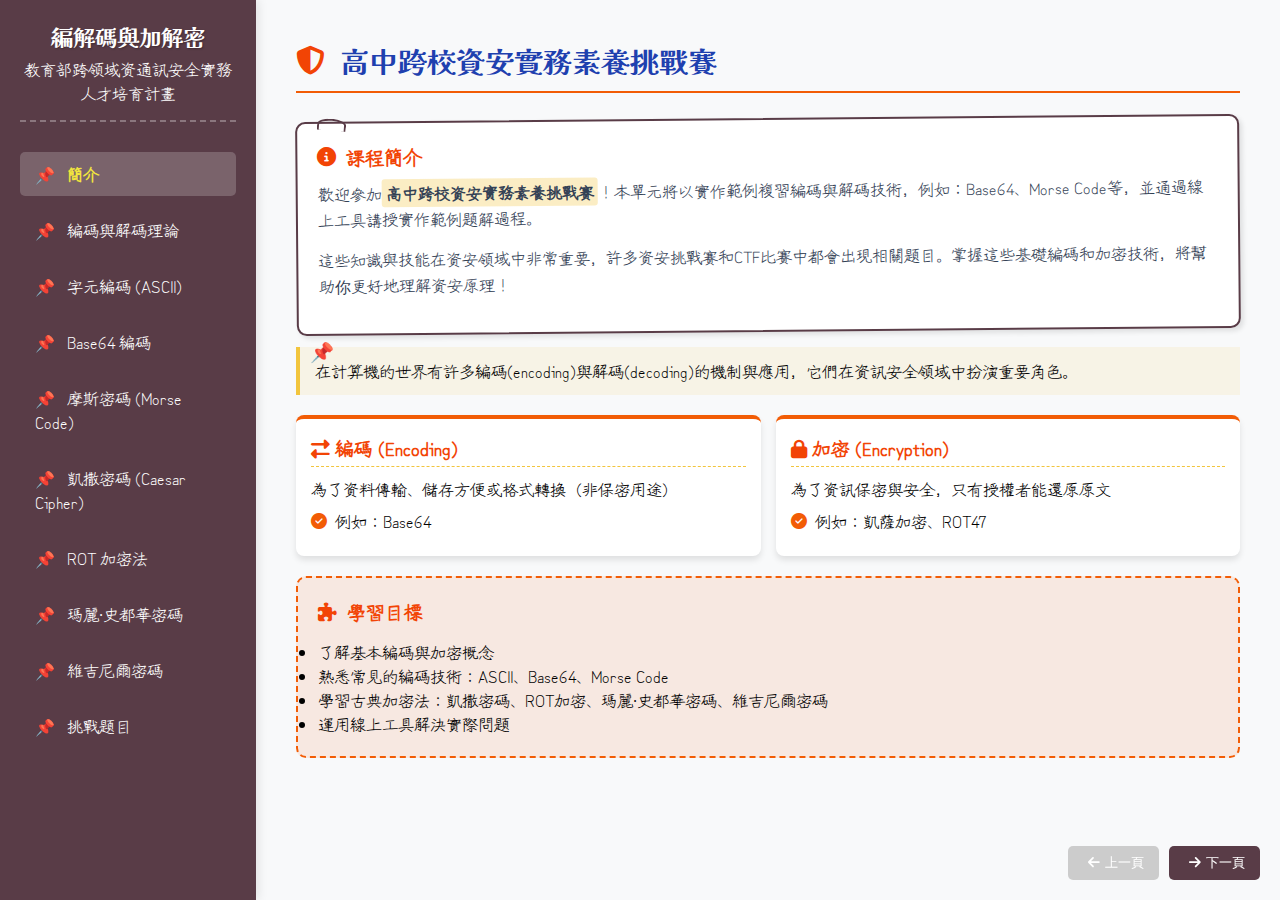
<file: encode-encrypt-course-main/index.html>
<!DOCTYPE html>
<html lang="zh-Hant">
<head>
    <meta charset="UTF-8">
    <meta name="viewport" content="width=device-width, initial-scale=1.0">
    <title>高中跨校資安實務素養挑戰賽 - 編碼與解碼</title>
    <link href="https://fonts.googleapis.com/css2?family=Kaisei+Decol&family=Yomogi&family=Zen+Kurenaido&display=swap" rel="stylesheet">
    <link rel="stylesheet" href="https://cdnjs.cloudflare.com/ajax/libs/font-awesome/6.4.0/css/all.min.css">
    <link rel="stylesheet" href="./assets/style.css">
</head>
<body>
    <div class="sidebar">
        <div class="sidebar-header">
            <h2 id="sidebar-title">編解碼與加解密</h2>
            <p>教育部跨領域資通訊安全實務人才培育計畫</p>
        </div>
        
        <ul class="nav-menu">
            <li class="nav-item active" data-slide="1"><a href="#">簡介</a></li>
            <li class="nav-item" data-slide="2"><a href="#">編碼與解碼理論</a></li>
            <li class="nav-item" data-slide="3"><a href="#">字元編碼 (ASCII)</a></li>
            <li class="nav-item" data-slide="4"><a href="#">Base64 編碼</a></li>
            <li class="nav-item" data-slide="5"><a href="#">摩斯密碼 (Morse Code)</a></li>
            <li class="nav-item" data-slide="6"><a href="#">凱撒密碼 (Caesar Cipher)</a></li>
            <li class="nav-item" data-slide="7"><a href="#">ROT 加密法</a></li>
            <li class="nav-item" data-slide="8"><a href="#">瑪麗·史都華密碼</a></li>
            <li class="nav-item" data-slide="9"><a href="#">維吉尼爾密碼</a></li>
            <li class="nav-item" data-slide="10"><a href="#">挑戰題目</a></li>
        </ul>
    </div>
    
    <div class="main-content">
        <!-- 簡介 -->
        <div class="slide active" id="slide-1">
            <div class="slide-header">
                <i class="fas fa-shield-alt"></i>
                <h2>高中跨校資安實務素養挑戰賽</h2>
            </div>
            
            <div class="hand-drawn-box">
                <div class="concept-title">
                    <i class="fas fa-info-circle"></i>
                    課程簡介
                </div>
                <p class="content-text">
                    歡迎參加<span class="highlight">高中跨校資安實務素養挑戰賽</span>！本單元將以實作範例複習編碼與解碼技術，例如：Base64、Morse Code等，並通過線上工具講授實作範例題解過程。
                </p>
                <p class="content-text">
                    這些知識與技能在資安領域中非常重要，許多資安挑戰賽和CTF比賽中都會出現相關題目。掌握這些基礎編碼和加密技術，將幫助你更好地理解資安原理！
                </p>
            </div>
            
            <div class="note-box">
                <p>在計算機的世界有許多編碼(encoding)與解碼(decoding)的機制與應用，它們在資訊安全領域中扮演重要角色。</p>
            </div>
            
            <div class="method-comparison">
                <div class="method-card">
                    <h3><i class="fas fa-exchange-alt"></i> 編碼 (Encoding)</h3>
                    <p>為了資料傳輸、儲存方便或格式轉換（非保密用途）</p>
                    <div class="key-feature">
                        <i class="fas fa-check-circle"></i>
                        <span>例如：Base64</span>
                    </div>
                </div>
                
                <div class="method-card">
                    <h3><i class="fas fa-lock"></i> 加密 (Encryption)</h3>
                    <p>為了資訊保密與安全，只有授權者能還原原文</p>
                    <div class="key-feature">
                        <i class="fas fa-check-circle"></i>
                        <span>例如：凱薩加密、ROT47</span>
                    </div>
                </div>
            </div>
            
            <div class="challenge-box">
                <h3><i class="fas fa-puzzle-piece"></i> 學習目標</h3>
                <ul>
                    <li>了解基本編碼與加密概念</li>
                    <li>熟悉常見的編碼技術：ASCII、Base64、Morse Code</li>
                    <li>學習古典加密法：凱撒密碼、ROT加密、瑪麗·史都華密碼、維吉尼爾密碼</li>
                    <li>運用線上工具解決實際問題</li>
                </ul>
            </div>
        </div>
        
        <!-- 編碼與解碼理論 -->
        <div class="slide" id="slide-2">
            <div class="slide-header">
                <i class="fas fa-book"></i>
                <h2>編碼與解碼理論</h2>
            </div>
            
            <div class="hand-drawn-box">
                <div class="concept-title">
                    <i class="fas fa-lightbulb"></i>
                    基本概念
                </div>
                <p class="content-text">
                    在計算機的世界有許多<span class="highlight">編碼(encoding)</span>與<span class="highlight">解碼(decoding)</span>的機制與應用。理解它們之間的區別非常重要。
                </p>
            </div>
            
            <div class="two-column">
                <div class="column">
                    <div class="example-card">
                        <div class="example-card-header">
                            <i class="fas fa-exchange-alt"></i>
                            <h3>編碼 (Encoding)</h3>
                        </div>
                        <div class="example-card-content">
                            <p>為了資料傳輸、儲存方便或格式轉換（非保密用途）</p>
                            <ul>
                                <li>主要目的：資料傳輸、儲存、格式轉換</li>
                                <li>不考慮安全性，人人可以解碼</li>
                                <li>例如：<span class="highlight">Base64</span>、ASCII、UTF-8</li>
                            </ul>
                        </div>
                    </div>
                </div>
                
                <div class="column">
                    <div class="example-card">
                        <div class="example-card-header">
                            <i class="fas fa-lock"></i>
                            <h3>加密 (Encryption)</h3>
                        </div>
                        <div class="example-card-content">
                            <p>為了資訊保密與安全，只有授權者能還原原文</p>
                            <ul>
                                <li>主要目的：資訊安全與保密</li>
                                <li>需要密鑰(金鑰)或特殊方法解密</li>
                                <li>例如：<span class="highlight">凱撒加密</span>、<span class="highlight">ROT47</span>、AES、RSA</li>
                            </ul>
                        </div>
                    </div>
                </div>
            </div>
            
            <div class="note-box">
                <p><strong>重要提醒：</strong> Base64 不是加密演算法！它是一種編碼方式，目的是為了方便數據的傳輸和存儲，而非保密。</p>
            </div>
            
            <div class="process-flow">
                <div class="process-step">
                    <h4>原始資料</h4>
                    <p>純文字、二進制資料</p>
                </div>
                <div class="process-step">
                    <h4>編碼/加密</h4>
                    <p>轉換為特定格式</p>
                </div>
                <div class="process-step">
                    <h4>傳輸/儲存</h4>
                    <p>安全地傳送資料</p>
                </div>
                <div class="process-step">
                    <h4>解碼/解密</h4>
                    <p>還原為原始資料</p>
                </div>
            </div>
        </div>
        
        <!-- 字元編碼 (ASCII) -->
        <div class="slide" id="slide-3">
            <div class="slide-header">
                <i class="fas fa-font"></i>
                <h2>字元編碼 (Character Encoding)</h2>
            </div>
            
            <div class="hand-drawn-box">
                <div class="concept-title">
                    <i class="fas fa-keyboard"></i>
                    ASCII 編碼
                </div>
                <p class="content-text">
                    ASCII（American Standard Code for Information Interchange，美國資訊交換標準程式碼）是最基本的字元編碼系統，用於在電腦系統中表示文字。
                </p>
            </div>
            
            <div class="ascii-card">
                <div class="ascii-card-header">
                    <h3>ASCII 特性</h3>
                </div>
                <div class="ascii-card-content">
                    <ul>
                        <li>發展自電報編碼</li>
                        <li>包含 128 個字元（7位元表示）</li>
                        <li>擴展ASCII（Extended ASCII）增加了額外的 128 個字元（8位元表示）</li>
                        <li>只能表示英文字母、數字和部分符號，不支援中文等其他語言</li>
                    </ul>
                </div>
            </div>
            
            <div class="example-card">
                <div class="example-card-header">
                    <i class="fas fa-code"></i>
                    <h3>ASCII 編碼示例</h3>
                </div>
                <div class="example-card-content">
                    <p>每個字元都對應一個特定的數值：</p>
                    <div class="ascii-example">
                        字元 'A' 對應 ASCII 值 65 (十進制) = 01000001 (二進制)
                        字元 'a' 對應 ASCII 值 97 (十進制) = 01100001 (二進制)
                        字元 '0' 對應 ASCII 值 48 (十進制) = 00110000 (二進制)
                    </div>
                </div>
            </div>
            
            <div class="two-column">
                <div class="column">
                    <div class="hand-drawn-box">
                        <div class="concept-title">
                            <i class="fas fa-microchip"></i>
                            資料儲存基本單位
                        </div>
                        <ul>
                            <li>1 bit：一個二進制位元，只能儲存 0 或 1</li>
                            <li>8 bits = 1 byte：一個位元組，基本的資料儲存單位</li>
                            <li>1 byte = 1 word：一般來說一個字元需要一個位元組來表示</li>
                        </ul>
                    </div>
                </div>
                
                <div class="column">
                    <div class="hand-drawn-box">
                        <div class="concept-title">
                            <i class="fas fa-exchange-alt"></i>
                            字元編碼過程
                        </div>
                        <div class="image-container">
                            <img src="./assets/images/encode-decode.png" alt="字元編碼示意圖" />
                        </div>
                        <p class="content-text">
                            字元編碼是將人類可讀的字元映射到一組唯一的數字的過程，使電腦能夠處理文字資料。
                        </p>
                    </div>
                </div>
            </div>
        </div>
        
        <!-- Base64 編碼 -->
        <div class="slide" id="slide-4">
            <div class="slide-header">
                <i class="fas fa-exchange-alt"></i>
                <h2>Base64 編碼</h2>
            </div>
            
            <div class="hand-drawn-box">
                <div class="concept-title">
                    <i class="fas fa-info-circle"></i>
                    Base64 概述
                </div>
                <p class="content-text">
                    Base64 是一種將二進制數據轉換為64個可列印ASCII字元的編碼方式。它<span class="highlight">不是加密方法</span>，而是一種資料表示形式。
                </p>
            </div>
            
            <div class="note-box">
                <p><strong>重要提醒：</strong> Base64 不是加密演算法！Base64 不是加密演算法！Base64 不是加密演算法！（重要的事情說三遍）</p>
            </div>
            
            <div class="two-column flex-col">
                <div class="column">
                    <div class="example-card">
                        <div class="example-card-header">
                            <i class="fas fa-code"></i>
                            <h3>Base64 特性</h3>
                        </div>
                        <div class="example-card-content">
                            <ul>
                                <li>使用 64 個可列印字元進行編碼</li>
                                <li>便於攜帶與儲存</li>
                                <li>常用於多用途網際網路郵件擴充 (MIME)</li>
                                <li>用於在只能處理文字的環境中傳輸二進制資料</li>
                                <li>使用 "=" 作為填充字元</li>
                            </ul>
                        </div>
                    </div>
                </div>
                
                <div class="column">
                    <div class="example-card">
                        <div class="example-card-header">
                            <i class="fas fa-table"></i>
                            <h3>Base64 編碼表</h3>
                        </div>
                        <div class="example-card-content">
                            <div class="table-container">
                                <table class="base64-table">
                                    <tr>
                                        <th>索引</th>
                                        <th>字元</th>
                                        <th>索引</th>
                                        <th>字元</th>
                                        <th>索引</th>
                                        <th>字元</th>
                                        <th>索引</th>
                                        <th>字元</th>
                                        <th>索引</th>
                                        <th>字元</th>
                                        <th>索引</th>
                                        <th>字元</th>
                                        <th>索引</th>
                                        <th>字元</th>
                                        <th>索引</th>
                                        <th>字元</th>
                                    </tr>
                                    <tr>
                                        <td class="index-cell">0 (0x00)</td>
                                        <td class="char-cell">A</td>
                                        <td class="index-cell">1 (0x01)</td>
                                        <td class="char-cell">B</td>
                                        <td class="index-cell">2 (0x02)</td>
                                        <td class="char-cell">C</td>
                                        <td class="index-cell">3 (0x03)</td>
                                        <td class="char-cell">D</td>
                                        <td class="index-cell">4 (0x04)</td>
                                        <td class="char-cell">E</td>
                                        <td class="index-cell">5 (0x05)</td>
                                        <td class="char-cell">F</td>
                                        <td class="index-cell">6 (0x06)</td>
                                        <td class="char-cell">G</td>
                                        <td class="index-cell">7 (0x07)</td>
                                        <td class="char-cell">H</td>
                                    </tr>
                                    <tr>
                                        <td class="index-cell">8 (0x08)</td>
                                        <td class="char-cell">I</td>
                                        <td class="index-cell">9 (0x09)</td>
                                        <td class="char-cell">J</td>
                                        <td class="index-cell">10 (0x0A)</td>
                                        <td class="char-cell">K</td>
                                        <td class="index-cell">11 (0x0B)</td>
                                        <td class="char-cell">L</td>
                                        <td class="index-cell">12 (0x0C)</td>
                                        <td class="char-cell">M</td>
                                        <td class="index-cell">13 (0x0D)</td>
                                        <td class="char-cell">N</td>
                                        <td class="index-cell">14 (0x0E)</td>
                                        <td class="char-cell">O</td>
                                        <td class="index-cell">15 (0x0F)</td>
                                        <td class="char-cell">P</td>
                                    </tr>
                                    <tr>
                                        <td class="index-cell">16 (0x10)</td>
                                        <td class="char-cell">Q</td>
                                        <td class="index-cell">17 (0x11)</td>
                                        <td class="char-cell">R</td>
                                        <td class="index-cell">18 (0x12)</td>
                                        <td class="char-cell">S</td>
                                        <td class="index-cell">19 (0x13)</td>
                                        <td class="char-cell">T</td>
                                        <td class="index-cell">20 (0x14)</td>
                                        <td class="char-cell">U</td>
                                        <td class="index-cell">21 (0x15)</td>
                                        <td class="char-cell">V</td>
                                        <td class="index-cell">22 (0x16)</td>
                                        <td class="char-cell">W</td>
                                        <td class="index-cell">23 (0x17)</td>
                                        <td class="char-cell">X</td>
                                    </tr>
                                    <tr>
                                        <td class="index-cell">24 (0x18)</td>
                                        <td class="char-cell">Y</td>
                                        <td class="index-cell">25 (0x19)</td>
                                        <td class="char-cell">Z</td>
                                        <td class="index-cell">26 (0x1A)</td>
                                        <td class="char-cell">a</td>
                                        <td class="index-cell">27 (0x1B)</td>
                                        <td class="char-cell">b</td>
                                        <td class="index-cell">28 (0x1C)</td>
                                        <td class="char-cell">c</td>
                                        <td class="index-cell">29 (0x1D)</td>
                                        <td class="char-cell">d</td>
                                        <td class="index-cell">30 (0x1E)</td>
                                        <td class="char-cell">e</td>
                                        <td class="index-cell">31 (0x1F)</td>
                                        <td class="char-cell">f</td>
                                    </tr>
                                    <tr>
                                        <td class="index-cell">32 (0x20)</td>
                                        <td class="char-cell">g</td>
                                        <td class="index-cell">33 (0x21)</td>
                                        <td class="char-cell">h</td>
                                        <td class="index-cell">34 (0x22)</td>
                                        <td class="char-cell">i</td>
                                        <td class="index-cell">35 (0x23)</td>
                                        <td class="char-cell">j</td>
                                        <td class="index-cell">36 (0x24)</td>
                                        <td class="char-cell">k</td>
                                        <td class="index-cell">37 (0x25)</td>
                                        <td class="char-cell">l</td>
                                        <td class="index-cell">38 (0x26)</td>
                                        <td class="char-cell">m</td>
                                        <td class="index-cell">39 (0x27)</td>
                                        <td class="char-cell">n</td>
                                    </tr>
                                    <tr>
                                        <td class="index-cell">40 (0x28)</td>
                                        <td class="char-cell">o</td>
                                        <td class="index-cell">41 (0x29)</td>
                                        <td class="char-cell">p</td>
                                        <td class="index-cell">42 (0x2A)</td>
                                        <td class="char-cell">q</td>
                                        <td class="index-cell">43 (0x2B)</td>
                                        <td class="char-cell">r</td>
                                        <td class="index-cell">44 (0x2C)</td>
                                        <td class="char-cell">s</td>
                                        <td class="index-cell">45 (0x2D)</td>
                                        <td class="char-cell">t</td>
                                        <td class="index-cell">46 (0x2E)</td>
                                        <td class="char-cell">u</td>
                                        <td class="index-cell">47 (0x2F)</td>
                                        <td class="char-cell">v</td>
                                    </tr>
                                    <tr>
                                        <td class="index-cell">48 (0x30)</td>
                                        <td class="char-cell">w</td>
                                        <td class="index-cell">49 (0x31)</td>
                                        <td class="char-cell">x</td>
                                        <td class="index-cell">50 (0x32)</td>
                                        <td class="char-cell">y</td>
                                        <td class="index-cell">51 (0x33)</td>
                                        <td class="char-cell">z</td>
                                        <td class="index-cell">52 (0x34)</td>
                                        <td class="char-cell">0</td>
                                        <td class="index-cell">53 (0x35)</td>
                                        <td class="char-cell">1</td>
                                        <td class="index-cell">54 (0x36)</td>
                                        <td class="char-cell">2</td>
                                        <td class="index-cell">55 (0x37)</td>
                                        <td class="char-cell">3</td>
                                    </tr>
                                    <tr>
                                        <td class="index-cell">56 (0x38)</td>
                                        <td class="char-cell">4</td>
                                        <td class="index-cell">57 (0x39)</td>
                                        <td class="char-cell">5</td>
                                        <td class="index-cell">58 (0x3A)</td>
                                        <td class="char-cell">6</td>
                                        <td class="index-cell">59 (0x3B)</td>
                                        <td class="char-cell">7</td>
                                        <td class="index-cell">60 (0x3C)</td>
                                        <td class="char-cell">8</td>
                                        <td class="index-cell">61 (0x3D)</td>
                                        <td class="char-cell">9</td>
                                        <td class="index-cell">62 (0x3E)</td>
                                        <td class="char-cell special-char">+</td>
                                        <td class="index-cell">63 (0x3F)</td>
                                        <td class="char-cell special-char">/</td>
                                    </tr>
                                    <tr>
                                        <td class="index-cell">填充</td>
                                        <td class="char-cell special-char">=</td>
                                        <td colspan="14"></td>
                                    </tr>
                                </table>                          
                            </div>
                        </div>
                    </div>
                </div>
            </div>
            
            <div class="example-card">
                <div class="example-card-header">
                    <i class="fas fa-cogs"></i>
                    <h3>Base64 編碼過程</h3>
                </div>
                <div class="example-card-content">
                    <p>以 "Man" 為例：</p>
                    <ol>
                        <li>將每個字元轉換為 ASCII 值：M (77), a (97), n (110)</li>
                        <li>將 ASCII 值轉換為 8 位二進制：01001101 01100001 01101110</li>
                        <li>將 24 位二進制重新分組為 6 位一組：010011 010110 000101 101110</li>
                        <li>將每組 6 位二進制轉換為對應的 Base64 字元：T W F u</li>
                    </ol>
                    <p>結果："Man" 的 Base64 編碼為 "TWFu"</p>
                </div>
            </div>
            
            <div class="challenge-box">
                <h3><i class="fas fa-puzzle-piece"></i> 應用場景</h3>
                <ul>
                    <li>電子郵件附件編碼 (MIME)</li>
                    <li>在 URL 中傳輸二進制資料</li>
                    <li>資料儲存和傳輸中的二進制表示</li>
                    <li>作為基本的資料格式轉換機制</li>
                </ul>
            </div>
        </div>
        
        <!-- 摩斯密碼 (Morse Code) -->
        <div class="slide" id="slide-5">
            <div class="slide-header">
                <i class="fas fa-broadcast-tower"></i>
                <h2>摩斯密碼 (Morse Code)</h2>
            </div>
            
            <div class="hand-drawn-box">
                <div class="concept-title">
                    <i class="fas fa-info-circle"></i>
                    摩斯密碼概述
                </div>
                <p class="content-text">
                    摩斯密碼是一種使用點（.）和劃（-）的組合來表示字母、數字和標點符號的編碼方式。它最初用於電報通訊，是早期遠距離通訊的重要編碼方法。
                </p>
            </div>
            
            <div class="example-card">
                <div class="example-card-header">
                    <i class="fas fa-table"></i>
                    <h3>國際摩斯密碼表</h3>
                </div>
                <div class="example-card-content">
                    <div class="table-container">
                        <table>
                            <tr>
                                <th>字元</th><th>摩斯密碼</th>
                                <th>字元</th><th>摩斯密碼</th>
                                <th>字元</th><th>摩斯密碼</th>
                            </tr>
                            <tr>
                                <td>A</td><td>• —</td>
                                <td>N</td><td>— •</td>
                                <td>1</td><td>• — — — —</td>
                            </tr>
                            <tr>
                                <td>B</td><td>— • • •</td>
                                <td>O</td><td>— — —</td>
                                <td>2</td><td>• • — — —</td>
                            </tr>
                            <tr>
                                <td>C</td><td>— • — •</td>
                                <td>P</td><td>• — — •</td>
                                <td>3</td><td>• • • — —</td>
                            </tr>
                            <tr>
                                <td>D</td><td>— • •</td>
                                <td>Q</td><td>— — • —</td>
                                <td>4</td><td>• • • • —</td>
                            </tr>
                            <tr>
                                <td>E</td><td>•</td>
                                <td>R</td><td>• — •</td>
                                <td>5</td><td>• • • • •</td>
                            </tr>
                            <tr>
                                <td>...</td><td>...</td>
                                <td>...</td><td>...</td>
                                <td>...</td><td>...</td>
                            </tr>
                        </table>
                    </div>
                </div>
            </div>
            
            <div class="two-column">
                <div class="column">
                    <div class="example-card">
                        <div class="example-card-header">
                            <i class="fas fa-code"></i>
                            <h3>摩斯密碼特性</h3>
                        </div>
                        <div class="example-card-content">
                            <ul>
                                <li>由「點」(•)、「劃」(-)和空格組成</li>
                                <li>一個點的長度為一個單位時間</li>
                                <li>一個劃的長度為三個單位時間</li>
                                <li>點劃之間的間隔為一個單位時間</li>
                                <li>字元內部點劃間的間隔為一個單位時間</li>
                                <li>字元之間的間隔為三個單位時間</li>
                                <li>單詞之間的間隔為七個單位時間</li>
                            </ul>
                        </div>
                    </div>
                </div>
                
                <div class="column">
                    <div class="example-card">
                        <div class="example-card-header">
                            <i class="fas fa-lightbulb"></i>
                            <h3>摩斯密碼範例</h3>
                        </div>
                        <div class="example-card-content">
                            <p>SOS 國際求救信號：</p>
                            <div class="code-example">
• • • — — — • • •
S     O     S
                            </div>
                            <p>"I love you" 的摩斯密碼：</p>
                            <div class="code-example">
• • / • — — — • / • — — • / • — — •
I     L      O     V      E
                            
— — — / — — — • • / • — • •
Y      O      U
                            </div>
                        </div>
                    </div>
                </div>
            </div>
            
            <div class="challenge-box">
                <h3><i class="fas fa-puzzle-piece"></i> 實作提示</h3>
                <p>解碼摩斯密碼時可以使用線上工具，例如：</p>
                <ul>
                    <li>https://morsecode.scphillips.com/translator.html</li>
                    <li>或使用摩斯密碼表手動解碼</li>
                </ul>
            </div>
        </div>
        
        <!-- 凱撒密碼 (Caesar Cipher) -->
        <div class="slide" id="slide-6">
            <div class="slide-header">
                <i class="fas fa-lock"></i>
                <h2>凱撒密碼 (Caesar Cipher)</h2>
            </div>
            
            <div class="hand-drawn-box">
                <div class="concept-title">
                    <i class="fas fa-info-circle"></i>
                    凱撒密碼概述
                </div>
                <p class="content-text">
                    凱撒密碼（又稱凱撒加密、凱撒變換、變換加密）是一種最簡單且最廣為人知的加密技術。凱撒密碼是一種替換加密技術，明文中的所有字母都在字母表上向後（或向前）按照一個固定數目進行偏移後被替換成密文。
                </p>
            </div>
            
            <div class="two-column">
                <div class="column">
                    <div class="example-card">
                        <div class="example-card-header">
                            <i class="fas fa-history"></i>
                            <h3>歷史背景</h3>
                        </div>
                        <div class="example-card-content">
                            <ul>
                                <li>這個加密方法是以羅馬共和時期凱撒的名字命名的</li>
                                <li>據稱當年凱撒曾用此方法與其將軍們進行聯繫</li>
                                <li>是最早的加密技術之一</li>
                                <li>也是了解現代密碼學基礎的入門知識</li>
                            </ul>
                        </div>
                    </div>
                </div>
                
                <div class="column">
                    <div class="example-card">
                        <div class="example-card-header">
                            <i class="fas fa-cogs"></i>
                            <h3>加密原理</h3>
                        </div>
                        <div class="example-card-content">
                            <p>凱撒密碼的工作原理是將字母表中的每個字母向前或向後移動固定數量的位置。</p>
                            <p>例如，位移量為3時：</p>
                            <ul>
                                <li>A → D</li>
                                <li>B → E</li>
                                <li>C → F</li>
                                <li>...</li>
                                <li>Z → C</li>
                            </ul>
                        </div>
                    </div>
                </div>
            </div>
            
            <div class="example-card">
                <div class="example-card-header">
                    <i class="fas fa-code"></i>
                    <h3>凱撒密碼範例</h3>
                </div>
                <div class="example-card-content">
                    <p>以位移量（密鑰）= 3 為例：</p>
                    <div class="table-container">
                        <table>
                            <tr>
                                <th>明文</th>
                                <td>H</td><td>E</td><td>L</td><td>L</td><td>O</td>
                            </tr>
                            <tr>
                                <th>密文</th>
                                <td>K</td><td>H</td><td>O</td><td>O</td><td>R</td>
                            </tr>
                        </table>
                    </div>
                    <p>明文 "HELLO" 加密後變成 "KHOOR"</p>
                </div>
            </div>

            <div class="hand-drawn-box">
                <a href="./caesar-cipher-wheel.html" target="_blank" rel="noopener noreferrer"></a>
                <div class="concept-title">
                    <i class="fa-solid fa-gears"></i>
                    線上凱薩密碼輪體驗
                </div>
                <p class="content-text center">
                    <img src="./assets/images/caesar_cipher_wheel.png" alt="線上凱薩密碼輪">
                </p>
            </div>
            
            <div class="note-box">
                <p><strong>安全性提醒：</strong> 凱撒密碼非常容易被破解，因為只有26種可能的密鑰（英文字母表有26個字母）。使用頻率分析就可以輕易破解凱撒密碼。</p>
            </div>
            
            <div class="challenge-box">
                <h3><i class="fas fa-puzzle-piece"></i> 實作提示</h3>
                <p>許多線上工具可以幫助加密和解密凱撒密碼：</p>
                <ul>
                    <li>https://www.dcode.fr/caesar-cipher</li>
                    <li>http://rumkin.com/tools/cipher/caesar.php</li>
                </ul>
                <p>破解方法：</p>
                <ul>
                    <li>暴力破解（嘗試所有可能的位移量）</li>
                    <li>頻率分析（英文中E、T、A、O是最常見的字母）</li>
                </ul>
            </div>
        </div>
        
        <!-- ROT 加密法 -->
        <div class="slide" id="slide-7">
            <div class="slide-header">
                <i class="fas fa-sync-alt"></i>
                <h2>ROT 加密法</h2>
            </div>
            
            <div class="hand-drawn-box">
                <div class="concept-title">
                    <i class="fas fa-info-circle"></i>
                    ROT 加密概述
                </div>
                <p class="content-text">
                    ROT（Rotation Cipher）是將字母表中的字母依固定位移量進行輪替替換的加密方式。它是一種凱薩加密（Caesar Cipher）的變體。
                </p>
            </div>
            
            <div class="table-container">
                <table>
                    <tr>
                        <th>名稱</th>
                        <th>位移量</th>
                        <th>特點</th>
                    </tr>
                    <tr>
                        <td>ROT13</td>
                        <td>13</td>
                        <td>最常見，用於英文加密，可逆性強（加密兩次即還原）</td>
                    </tr>
                    <tr>
                        <td>ROT5</td>
                        <td>5</td>
                        <td>只針對數字 0–9 進行位移</td>
                    </tr>
                    <tr>
                        <td>ROT47</td>
                        <td>47</td>
                        <td>針對 ASCII 範圍 33–126（可印字符），可加密英文、數字、符號</td>
                    </tr>
                </table>
            </div>
            
            <div class="two-column">
                <div class="column">
                    <div class="example-card">
                        <div class="example-card-header">
                            <i class="fas fa-code"></i>
                            <h3>ROT 加密範例</h3>
                        </div>
                        <div class="example-card-content">
                            <p>ROT13 範例：</p>
                            <div class="table-container">
                                <table>
                                    <tr>
                                        <th>明文</th>
                                        <td>H</td><td>E</td><td>L</td><td>L</td><td>O</td>
                                    </tr>
                                    <tr>
                                        <th>密文</th>
                                        <td>U</td><td>R</td><td>Y</td><td>Y</td><td>B</td>
                                    </tr>
                                </table>
                            </div>
                            <p>明文 "HELLO" 加密後變成 "URYYB"</p>
                        </div>
                    </div>
                </div>
                
                <div class="column">
                    <div class="example-card">
                        <div class="example-card-header">
                            <i class="fas fa-lightbulb"></i>
                            <h3>ROT 的特性</h3>
                        </div>
                        <div class="example-card-content">
                            <div class="key-feature">
                                <i class="fas fa-check-circle"></i>
                                <span>簡單易懂：可用程式輕鬆實作</span>
                            </div>
                            <div class="key-feature">
                                <i class="fas fa-check-circle"></i>
                                <span>對稱加密：加密兩次會還原原文（ROT13, ROT47）</span>
                            </div>
                            <div class="key-feature">
                                <i class="fas fa-times-circle"></i>
                                <span>不安全：容易被暴力破解，無法用於真正的資料保護</span>
                            </div>
                        </div>
                    </div>
                </div>
            </div>
            
            <div class="note-box">
                <p><strong>ROT13 特點：</strong> ROT13 在英文字母表中將每個字母向前移動13位，因為英文字母表剛好有26個字母，所以應用 ROT13 兩次會恢復原來的文字。這使它成為一種簡單的自反式加密。</p>
            </div>
            
            <div class="example-card">
                <div class="example-card-header">
                    <i class="fas fa-cogs"></i>
                    <h3>ROT47 原理</h3>
                </div>
                <div class="example-card-content">
                    <p>ROT47 比 ROT13 更廣泛，它使用 ASCII 表中從字符 33 ('!') 到字符 126 ('~') 的 94 個可打印字符：</p>
                    <ol>
                        <li>ASCII 字符集中從 33 到 126 的字符被映射為 0 到 93</li>
                        <li>將每個字符值加 47，然後對 94 取模</li>
                        <li>將結果映射回 ASCII 字符</li>
                    </ol>
                    <p>ROT47 不僅限於字母，還包括數字和特殊字符，使其應用更廣泛。</p>
                </div>
            </div>
            
            <div class="challenge-box">
                <h3><i class="fas fa-puzzle-piece"></i> 實作提示</h3>
                <p>解密 ROT 加密的文字可以使用以下線上工具：</p>
                <ul>
                    <li>ROT13: https://rot13.com/</li>
                    <li>ROT47: https://www.dcode.fr/rot-47-cipher</li>
                </ul>
            </div>
        </div>
        
        <!-- 瑪麗·史都華密碼 -->
        <div class="slide" id="slide-8">
            <div class="slide-header">
                <i class="fas fa-crown"></i>
                <h2>瑪麗·史都華密碼</h2>
            </div>
            
            <div class="hand-drawn-box">
                <div class="concept-title">
                    <i class="fas fa-info-circle"></i>
                    瑪麗·史都華密碼概述
                </div>
                <p class="content-text">
                    瑪麗·史都華密碼是由蘇格蘭瑪麗女王（又被稱為瑪麗·史都華）所使用的一種歷史密碼。這種密碼是一種同音替代密碼，用於在她被囚禁期間與外界聯繫。
                </p>
            </div>
            
            <div class="two-column">
                <div class="column">
                    <div class="example-card">
                        <div class="example-card-header">
                            <i class="fas fa-history"></i>
                            <h3>歷史背景</h3>
                        </div>
                        <div class="example-card-content">
                            <ul>
                                <li>瑪麗·史都華是十六世紀最著名和最具爭議的君主之一</li>
                                <li>她僅六天就登上了蘇格蘭王位</li>
                                <li>因涉入刺殺伊莉莎白一世的陰謀，使用密碼與外界聯繫</li>
                                <li>信件遭英國間諜破譯，成為定罪關鍵</li>
                                <li>在被囚於此地時，說出了「In my end is my beginning」（我死即我生）這句名言</li>
                            </ul>
                        </div>
                    </div>
                </div>
                
                <div class="column">
                    <div class="example-card">
                        <div class="example-card-header">
                            <i class="fas fa-cogs"></i>
                            <h3>加密原理</h3>
                        </div>
                        <div class="example-card-content">
                            <p>瑪麗·史都華密碼是一種同音替代密碼：</p>
                            <ul>
                                <li>每個字母可對應多個不同符號，避免頻率分析</li>
                                <li>使用特殊符號表示整個單詞（稱作「nulls」或「code words」）</li>
                                <li>加入假符號混淆視聽</li>
                                <li>密碼表會定期更改，增加安全性</li>
                            </ul>
                        </div>
                    </div>
                </div>
            </div>
            
            <div class="image-container">
                <img src="./assets/images/marry_queen_cypher_16x9.png" alt="瑪麗·史都華密碼示意圖" />
            </div>
            
            <div class="example-card">
                <div class="example-card-header">
                    <i class="fas fa-lock"></i>
                    <h3>密碼解析</h3>
                </div>
                <div class="example-card-content">
                    <p>破解者托馬斯·費利普斯使用了以下方法破解密碼：</p>
                    <ol>
                        <li>頻率分析：識別最常出現的符號，可能代表常用字母如 E、T、A</li>
                        <li>釣魚策略：故意傳遞部分已知信息，誘使對方回應並使用相同的詞語</li>
                        <li>上下文猜測：根據上下文推斷某些詞語的可能含義</li>
                    </ol>
                    <p>這展現了古典密碼的脆弱性，也顯示了情報戰的重要性。</p>
                </div>
            </div>
            
            <div class="challenge-box">
                <h3><i class="fas fa-puzzle-piece"></i> 實作提示</h3>
                <p>解碼瑪麗·史都華密碼可以使用線上工具：</p>
                <ul>
                    <li>https://www.dcode.fr/mary-stuart-code</li>
                </ul>
            </div>
        </div>
        
        <!-- 維吉尼爾密碼 -->
        <div class="slide" id="slide-9">
            <div class="slide-header">
                <i class="fas fa-key"></i>
                <h2>維吉尼爾密碼 (Vigenère Cipher)</h2>
            </div>
            
            <div class="hand-drawn-box">
                <div class="concept-title">
                    <i class="fas fa-info-circle"></i>
                    維吉尼爾密碼概述
                </div>
                <p class="content-text">
                    維吉尼爾密碼（法語：Chiffre de Vigenère，又譯維熱納爾密碼）是使用一系列凱撒密碼組成密碼字母表的加密算法，屬於多表密碼的一種簡單形式。
                </p>
                <p class="content-text">
                    維吉尼爾密碼比簡單的凱撒密碼更難破解，因為它使用不同的位移量來加密文本中的每個字母。
                </p>
            </div>
            
            <div class="two-column">
                <div class="column">
                    <div class="example-card">
                        <div class="example-card-header">
                            <i class="fas fa-cogs"></i>
                            <h3>加密原理</h3>
                        </div>
                        <div class="example-card-content">
                            <ol>
                                <li>選擇一個關鍵詞（如 "LEMON"）</li>
                                <li>將關鍵詞重複直到與明文等長（如 "LEMONLEMON..."）</li>
                                <li>對明文中的每個字母，使用對應密鑰字母作為凱撒密碼的位移量</li>
                                <li>不同位置的字母可能會有不同的位移量</li>
                            </ol>
                        </div>
                    </div>
                </div>
                
                <div class="column">
                    <div class="example-card">
                        <div class="example-card-header">
                            <i class="fas fa-table"></i>
                            <h3>維吉尼爾表</h3>
                        </div>
                        <div class="example-card-content">
                            <p>維吉尼爾密碼使用一個表格（稱為維吉尼爾表）來執行加密：</p>
                            <ul>
                                <li>表格有 26 行和 26 列，對應英文字母表</li>
                                <li>第一行是標準字母表，每行向左偏移一個位置</li>
                                <li>使用明文字母和密鑰字母的交叉點作為密文字母</li>
                            </ul>
                        </div>
                    </div>
                </div>
            </div>
            
            <div class="example-card">
                <div class="example-card-header">
                    <i class="fas fa-code"></i>
                    <h3>維吉尼爾密碼範例</h3>
                </div>
                <div class="example-card-content">
                    <div class="table-container">
                        <table>
                            <tr>
                                <th>明文</th>
                                <td>A</td><td>T</td><td>T</td><td>A</td><td>C</td><td>K</td><td>A</td><td>T</td><td>D</td><td>A</td><td>W</td><td>N</td>
                            </tr>
                            <tr>
                                <th>密鑰</th>
                                <td>L</td><td>E</td><td>M</td><td>O</td><td>N</td><td>L</td><td>E</td><td>M</td><td>O</td><td>N</td><td>L</td><td>E</td>
                            </tr>
                            <tr>
                                <th>密文</th>
                                <td>L</td><td>X</td><td>F</td><td>O</td><td>P</td><td>V</td><td>E</td><td>F</td><td>R</td><td>N</td><td>H</td><td>R</td>
                            </tr>
                        </table>
                    </div>
                    <p>明文 "ATTACKATDAWN" 使用密鑰 "LEMON" 加密為 "LXFOPVEFRNHR"</p>
                </div>
            </div>
            
            <div class="process-flow">
                <div class="process-step">
                    <h4>選擇密鑰</h4>
                    <p>如 "LEMON"</p>
                </div>
                <div class="process-step">
                    <h4>重複密鑰</h4>
                    <p>使其與明文等長</p>
                </div>
                <div class="process-step">
                    <h4>逐字加密</h4>
                    <p>使用維吉尼爾表</p>
                </div>
                <div class="process-step">
                    <h4>生成密文</h4>
                    <p>多表替換的結果</p>
                </div>
            </div>
            
            <div class="note-box">
                <p><strong>安全性提醒：</strong> 維吉尼爾密碼比凱撒密碼更安全，但仍然可以通過卡西斯基測試和頻率分析等方法破解，特別是當密鑰較短或明文較長時。</p>
            </div>
            
            <div class="challenge-box">
                <h3><i class="fas fa-puzzle-piece"></i> 實作提示</h3>
                <p>解密維吉尼爾密碼可以使用以下線上工具：</p>
                <ul>
                    <li>https://www.guballa.de/vigenere-solver</li>
                    <li>https://www.dcode.fr/vigenere-cipher</li>
                </ul>
            </div>
        </div>
        
        <!-- 挑戰題目 -->
        <div class="slide" id="slide-10">
            <div class="slide-header">
                <i class="fas fa-puzzle-piece"></i>
                <h2>挑戰題目</h2>
            </div>
            
            <div class="hand-drawn-box">
                <div class="concept-title">
                    <i class="fas fa-info-circle"></i>
                    挑戰題目說明
                </div>
                <p class="content-text">
                    以下是高中跨校資安實務素養挑戰賽的個人賽題目。試著運用之前學到的知識來解決這些加密挑戰！
                </p>
            </div>
            
            <div class="challenge-box">
                <h3><i class="fas fa-file-alt"></i> 題目一：文字變亂碼</h3>
                <p><strong>描述：</strong> 小華向MIS人員說明，客戶寄來的信都變成了亂碼。您能幫他還原成正常的文字嗎？</p>
                <p><strong>提示：</strong> 檢查亂碼末尾是否有 "=" 符號，可能是 Base64 編碼。</p>
                <p><strong>解題工具：</strong> https://www.base64decode.org/</p>
            </div>
            
            <div class="challenge-box">
                <h3><i class="fas fa-crown"></i> 題目二：瑪麗皇后的智慧</h3>
                <p><strong>描述：</strong> Mary Queen 瑪麗·史都華密碼。</p>
                <p><strong>提示：</strong> 你了解附圖的文字意思嗎? 使用瑪麗·史都華密碼解碼器。</p>
                <p><strong>解題工具：</strong> https://www.dcode.fr/mary-stuart-code</p>
            </div>
            
            <div class="challenge-box">
                <h3><i class="fas fa-key"></i> 題目三：維吉尼爾密碼</h3>
                <p><strong>描述：</strong> 維吉尼爾密文為？Vhixoieemksktorywzvhxzijqni</p>
                <p><strong>提示：</strong> "凱撒就是一切，但他把凱撒密法提升到了一個新的層次。"</p>
                <p><strong>解題工具：</strong> https://www.guballa.de/vigenere-solver</p>
            </div>
            
            <div class="note-box">
                <p><strong>挑戰賽須知：</strong> 答案通常需要提交為 CTF{答案} 的格式。確保理解題目要求並仔細檢查你的答案！</p>
            </div>
            
            <div class="example-card">
                <div class="example-card-header">
                    <i class="fas fa-tools"></i>
                    <h3>實用資源</h3>
                </div>
                <div class="example-card-content">
                    <p>這些線上工具可以幫助你解決各種編碼和加密挑戰：</p>
                    <ul>
                        <li>CyberChef: https://gchq.github.io/CyberChef/</li>
                        <li>dCode: https://www.dcode.fr/</li>
                        <li>Cryptii: https://cryptii.com/</li>
                        <li>Base64 Decode: https://www.base64decode.org/</li>
                        <li>Vigenère Solver: https://www.guballa.de/vigenere-solver</li>
                    </ul>
                </div>
            </div>
        </div>
        
        <div class="navigation-buttons">
            <button class="nav-button" id="prev-btn" disabled><i class="fas fa-arrow-left"></i> 上一頁</button>
            <button class="nav-button" id="next-btn"><i class="fas fa-arrow-right"></i> 下一頁</button>
        </div>
    </div>
    
    <script>
        document.addEventListener('DOMContentLoaded', function() {
            const slides = document.querySelectorAll('.slide');
            const navItems = document.querySelectorAll('.nav-item');
            const prevBtn = document.getElementById('prev-btn');
            const nextBtn = document.getElementById('next-btn');
            const sidebarTitle = document.querySelector('#sidebar-title');
            let currentSlide = 1;

            sidebarTitle.innerText = "編解碼與加解密";
            
            function showSlide(slideNumber) {
                document.querySelector('.main-content').scrollTo({top: 0, left: 0, behavior: "instant"});
                slides.forEach(slide => {
                    slide.classList.remove('active');
                });
                navItems.forEach(item => {
                    item.classList.remove('active');
                });
                
                document.getElementById(`slide-${slideNumber}`).classList.add('active');
                navItems[slideNumber - 1].classList.add('active');
                
                // Update navigation buttons
                prevBtn.disabled = slideNumber === 1;
                nextBtn.disabled = slideNumber === slides.length;

                // update sidebar title
                if (slideNumber == 1 || slideNumber == 10) {
                    sidebarTitle.innerText = "編解碼與加解密";
                } else if (slideNumber < 6) {
                    sidebarTitle.innerText = "編碼與解碼";
                } else {
                    sidebarTitle.innerText = "加密與解密";
                }
            }
            
            // Event listeners for navigation menu
            navItems.forEach(item => {
                item.addEventListener('click', function() {
                    currentSlide = parseInt(this.dataset.slide);
                    showSlide(currentSlide);
                });
            });
            
            // Event listeners for navigation buttons
            prevBtn.addEventListener('click', function() {
                if (currentSlide > 1) {
                    currentSlide--;
                    showSlide(currentSlide);
                }
            });
            
            nextBtn.addEventListener('click', function() {
                if (currentSlide < slides.length) {
                    currentSlide++;
                    showSlide(currentSlide);
                }
            });
            
            // Keyboard navigation
            document.addEventListener('keydown', function(e) {
                if (e.key === 'ArrowLeft' && currentSlide > 1) {
                    currentSlide--;
                    showSlide(currentSlide);
                } else if (e.key === 'ArrowRight' && currentSlide < slides.length) {
                    currentSlide++;
                    showSlide(currentSlide);
                }
            });
            
            // Initialize
            showSlide(currentSlide);
        });
    </script>
</body>
</html>
</file>
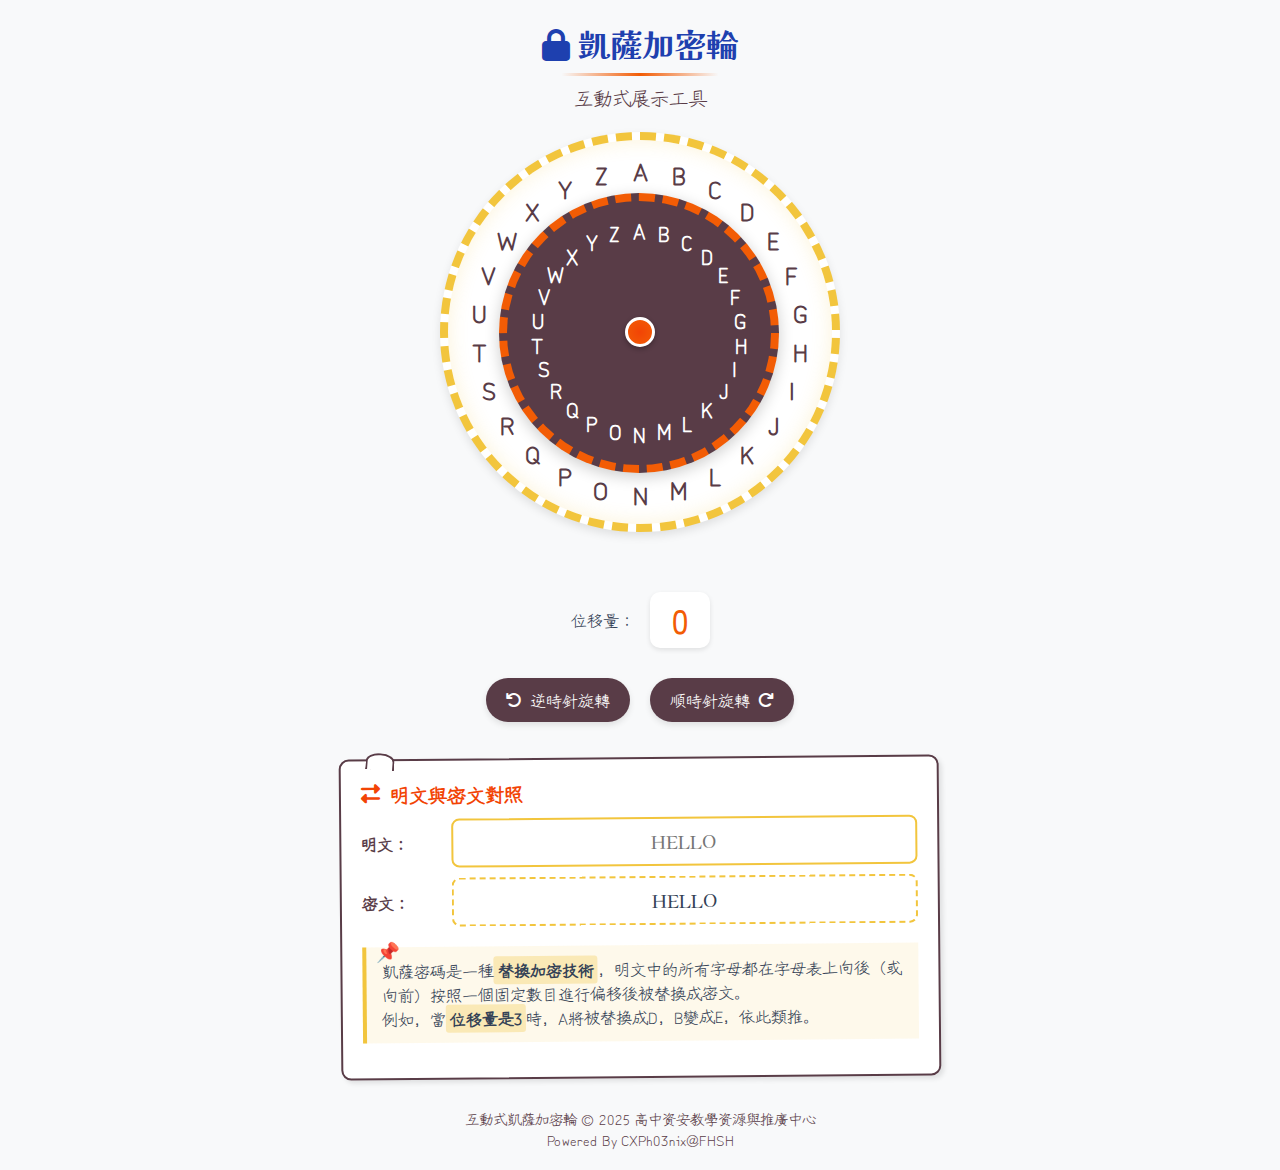
<file: encode-encrypt-course-main/caesar-cipher-wheel.html>
<!DOCTYPE html>
<html lang="zh-Hant">
<head>
    <meta charset="UTF-8">
    <meta name="viewport" content="width=device-width, initial-scale=1.0">
    <title>凱薩加密輪 - 互動式展示</title>
    <link href="https://fonts.googleapis.com/css2?family=Kaisei+Decol&family=Yomogi&family=Zen+Kurenaido&display=swap" rel="stylesheet">
    <link rel="stylesheet" href="https://cdnjs.cloudflare.com/ajax/libs/font-awesome/6.4.0/css/all.min.css">
    <style>
        :root {
            --color-1: #593C47;
            --color-2: #F2E63D;
            --color-3: #F2C53D;
            --color-4: #F25C05;
            --color-5: #F24405;
            --blue-title: #1e40af;
            --text-color: #334155;
        }
        
        * {
            margin: 0;
            padding: 0;
            box-sizing: border-box;
        }
        
        body {
            font-family: 'Zen Kurenaido', 'Noto Sans TC', sans-serif;
            background-color: #f8f9fa;
            color: var(--text-color);
            display: flex;
            flex-direction: column;
            min-height: 100vh;
            padding: 20px;
        }
        
        .title-container {
            text-align: center;
            margin-bottom: 20px;
        }
        
        h1 {
            color: var(--blue-title);
            font-family: 'Kaisei Decol', serif;
            font-size: 2rem;
            position: relative;
            display: inline-block;
            padding-bottom: 10px;
        }
        
        h1::after {
            content: '';
            position: absolute;
            bottom: 0;
            left: 50%;
            transform: translateX(-50%);
            width: 80%;
            height: 3px;
            background: linear-gradient(to right, transparent, var(--color-4), transparent);
        }
        
        .subtitle {
            color: var(--color-1);
            font-size: 1.2rem;
            margin-top: 8px;
        }
        
        .container {
            display: flex;
            flex-direction: column;
            align-items: center;
            justify-content: center;
            flex-grow: 1;
            gap: 30px;
        }
        
        .cipher-wheel-container {
            position: relative;
            width: 400px;
            height: 400px;
            margin: 0 auto;
        }
        
        .wheel {
            position: absolute;
            top: 0;
            left: 0;
            width: 100%;
            height: 100%;
            border-radius: 50%;
            display: flex;
            align-items: center;
            justify-content: center;
            transition: transform 0.5s ease;
        }
        
        .outer-wheel {
            background-color: white;
            border: 8px dashed var(--color-3);
            box-shadow: 0 4px 10px rgba(0,0,0,0.1), inset 0 0 20px rgba(242, 196, 61, 0.2);
            z-index: 1;
        }
        
        .inner-wheel {
            width: 70%;
            height: 70%;
            background-color: var(--color-1);
            border: 8px dashed var(--color-4);
            box-shadow: 0 4px 15px rgba(0,0,0,0.2);
            z-index: 2;
            top: 3.8rem;
            left: 3.7rem;
            cursor: grab;
        }
        
        .inner-wheel:active {
            cursor: grabbing;
        }
        
        .center-pin {
            position: absolute;
            top: 50%;
            left: 50%;
            transform: translate(-50%, -50%);
            width: 30px;
            height: 30px;
            background: radial-gradient(circle, var(--color-5) 0%, var(--color-4) 100%);
            border-radius: 50%;
            border: 3px solid white;
            box-shadow: 0 2px 5px rgba(0,0,0,0.3);
            z-index: 3;
        }
        
        .letter {
            position: absolute;
            transform-origin: center;
            font-weight: bold;
            font-size: 20px;
            width: 25px;
            height: 25px;
            text-align: center;
            line-height: 25px;
        }
        
        .outer-letter {
            color: var(--color-1);
            font-size: 24px;
        }
        
        .inner-letter {
            color: white;
        }
        
        .controls {
            display: flex;
            flex-direction: column;
            align-items: center;
            margin-top: 30px;
            gap: 20px;
            width: 100%;
            max-width: 600px;
        }
        
        .shift-display {
            display: flex;
            align-items: center;
            justify-content: center;
            gap: 15px;
            margin-bottom: 10px;
        }
        
        .shift-value {
            font-size: 2rem;
            font-weight: bold;
            color: var(--color-4);
            padding: 5px 15px;
            background-color: white;
            border-radius: 10px;
            box-shadow: 0 2px 5px rgba(0,0,0,0.1);
            min-width: 60px;
            text-align: center;
        }
        
        .btn-container {
            display: flex;
            justify-content: center;
            gap: 20px;
            margin-bottom: 15px;
        }
        
        .control-btn {
            background-color: var(--color-1);
            color: white;
            border: none;
            padding: 10px 20px;
            border-radius: 25px;
            font-family: 'Zen Kurenaido', sans-serif;
            font-size: 1rem;
            cursor: pointer;
            display: flex;
            align-items: center;
            gap: 8px;
            transition: all 0.2s ease;
            box-shadow: 0 3px 6px rgba(0,0,0,0.1);
        }
        
        .control-btn:hover {
            background-color: var(--color-4);
            transform: translateY(-2px);
            box-shadow: 0 4px 8px rgba(0,0,0,0.15);
        }
        
        .control-btn:active {
            transform: translateY(1px);
            box-shadow: 0 2px 4px rgba(0,0,0,0.1);
        }
        
        .hand-drawn-box {
            border: 2px solid var(--color-1);
            border-radius: 10px;
            padding: 20px;
            position: relative;
            background-color: rgba(255, 255, 255, 0.9);
            box-shadow: 3px 3px 5px rgba(0,0,0,0.1);
            transform: rotate(-0.5deg);
            width: 100%;
        }
        
        .hand-drawn-box::before {
            content: "";
            position: absolute;
            top: -8px;
            left: 25px;
            width: 25px;
            height: 15px;
            border-top: 2px solid var(--color-1);
            border-left: 2px solid var(--color-1);
            border-right: 2px solid var(--color-1);
            border-radius: 50% 50% 0 0;
            transform: rotate(5deg);
            background-color: white;
        }
        
        .cipher-area {
            display: flex;
            flex-direction: column;
            gap: 10px;
            margin-bottom: 20px;
        }
        
        .row {
            display: flex;
            align-items: center;
            gap: 10px;
        }
        
        .row label {
            min-width: 80px;
            font-weight: bold;
            color: var(--color-1);
        }
        
        .text-box {
            flex-grow: 1;
            padding: 10px 15px;
            border: 2px dashed var(--color-3);
            border-radius: 8px;
            font-family: 'Kaisei Decol', serif;
            font-size: 1.1rem;
            text-align: center;
            background-color: white;
            min-height: 2.5rem;
            display: flex;
            align-items: center;
            justify-content: center;
        }
        
        #inputText {
            width: 100%;
            padding: 10px 15px;
            border: 2px solid var(--color-3);
            border-radius: 8px;
            font-family: 'Kaisei Decol', serif;
            font-size: 1.1rem;
            outline: none;
            text-align: center;
        }
        
        #inputText:focus {
            border-color: var(--color-4);
            box-shadow: 0 0 5px rgba(242, 92, 5, 0.3);
        }
        
        .concept-title {
            font-weight: bold;
            color: var(--color-5);
            margin-bottom: 10px;
            font-size: 1.2rem;
            display: flex;
            align-items: center;
        }
        
        .concept-title i {
            margin-right: 10px;
        }
        
        .note-box {
            border-left: 4px solid var(--color-3);
            background-color: rgba(242, 197, 61, 0.1);
            padding: 12px 15px;
            margin: 15px 0;
            position: relative;
        }
        
        .note-box::before {
            content: "📌";
            position: absolute;
            top: -10px;
            left: 10px;
            font-size: 1.2rem;
        }
        
        .highlight {
            background-color: rgba(242, 197, 61, 0.3);
            padding: 2px 4px;
            border-radius: 3px;
            font-weight: bold;
        }
        
        .attribution {
            text-align: center;
            margin-top: 30px;
            font-size: 0.9rem;
            color: var(--color-1);
        }

        .hidden {
            display: none;
        }
        
        /* Responsive adjustments */
        @media screen and (max-width: 600px) {
            .cipher-wheel-container {
                width: 360px;
                height: 360px;
            }
            
            .letter {
                font-size: 16px;
                width: 20px;
                height: 20px;
                line-height: 20px;
            }
            
            .outer-letter {
                font-size: 18px;
            }
            
            .inner-wheel {
                top: 52px;
                left: 54px;
            }
        }
    </style>
</head>
<body>
    <div class="title-container">
        <h1><i class="fas fa-lock"></i> 凱薩加密輪</h1>
        <div class="subtitle">互動式展示工具</div>
    </div>
    
    <div class="container">
        <div class="cipher-wheel-container">
            <div class="wheel outer-wheel" id="outerWheel"></div>
            <div class="wheel inner-wheel" id="innerWheel"></div>
            <div class="center-pin"></div>
        </div>
        
        <div class="controls">
            <div class="shift-display">
                <label>位移量：</label>
                <div class="shift-value" id="shiftValue">0</div>
            </div>
            
            <div class="btn-container">
                <button class="control-btn" id="rotateLeft"><i class="fas fa-arrow-rotate-left"></i> 逆時針旋轉</button>
                <button class="control-btn" id="rotateRight">順時針旋轉 <i class="fas fa-arrow-rotate-right"></i></button>
            </div>
            
            <div class="hand-drawn-box">
                <div class="concept-title">
                    <i class="fas fa-exchange-alt"></i>
                    明文與密文對照
                </div>
                
                <div class="cipher-area">
                    <div class="row">
                        <label>明文：</label>
                        <input type="text" id="inputText" placeholder="HELLO" maxlength="30">
                    </div>
                    <div class="row">
                        <label>密文：</label>
                        <div class="text-box" id="ciphertext">HELLO</div>
                    </div>
                </div>
                
                <div class="note-box">
                    <p>凱薩密碼是一種<span class="highlight">替換加密技術</span>，明文中的所有字母都在字母表上向後（或向前）按照一個固定數目進行偏移後被替換成密文。</p>
                    <p>例如，當<span class="highlight">位移量是3</span>時，A將被替換成D，B變成E，依此類推。</p>
                </div>
            </div>
        </div>
    </div>
    
    <div class="attribution">
        互動式凱薩加密輪 © 2025 高中資安教學資源與推廣中心<br />
        Powered By CXPh03nix@FHSH
    </div>
    
    <script>
        document.addEventListener('DOMContentLoaded', function() {
            const outerWheel = document.getElementById('outerWheel');
            const innerWheel = document.getElementById('innerWheel');
            const shiftValue = document.getElementById('shiftValue');
            const rotateLeftBtn = document.getElementById('rotateLeft');
            const rotateRightBtn = document.getElementById('rotateRight');
            const inputText = document.getElementById('inputText');
            const ciphertextElement = document.getElementById('ciphertext');
            
            // 字母表
            const alphabet = 'ABCDEFGHIJKLMNOPQRSTUVWXYZ';
            
            // 當前位移量
            let currentShift = 0;
            
            // 創建外圈字母
            for (let i = 0; i < 26; i++) {
                const letter = document.createElement('div');
                letter.className = 'letter outer-letter';
                letter.textContent = alphabet[i];
                
                // 計算字母位置
                const angle = (i * 360 / 26) * (Math.PI / 180);
                const radius = outerWheel.clientWidth / 2 - 30;
                const x = radius * Math.sin(angle);
                const y = -radius * Math.cos(angle);
                
                letter.style.left = `calc(50% + ${x}px - 12.5px)`;
                letter.style.top = `calc(50% + ${y}px - 12.5px)`;
                
                outerWheel.appendChild(letter);
            }
            
            // 創建內圈字母
            for (let i = 0; i < 26; i++) {
                const letter = document.createElement('div');
                letter.className = 'letter inner-letter';
                letter.textContent = alphabet[i];
                
                // 計算字母位置
                const angle = (i * 360 / 26) * (Math.PI / 180);
                const radius = innerWheel.clientWidth / 2 - 30;
                const x = radius * Math.sin(angle);
                const y = -radius * Math.cos(angle);
                
                letter.style.left = `calc(50% + ${x}px - 12.5px)`;
                letter.style.top = `calc(50% + ${y}px - 12.5px)`;
                
                innerWheel.appendChild(letter);
            }
            
            // 旋轉功能
            function rotateWheel(direction) {
                // 更新位移量
                if (direction === 'left') {
                    // currentShift = (currentShift - 1 + 26) % 26;
                    // currentShift = (currentShift - 1 + 26);
                    currentShift = (currentShift - 1);
                } else {
                    // currentShift = (currentShift + 1) % 26;
                    currentShift = (currentShift + 1);
                }
                
                // 更新內圈旋轉
                innerWheel.style.transform = `rotate(${currentShift * (360 / 26)}deg)`;
                
                // 更新位移量顯示
                shiftValue.textContent = (currentShift % 26) < 0 ? 26 + (currentShift % 26) : (currentShift % 26);
                
                // 更新密文
                updateCiphertext();
            }
            
            // 點擊按鈕旋轉
            rotateLeftBtn.addEventListener('click', function() {
                rotateWheel('left');
            });
            
            rotateRightBtn.addEventListener('click', function() {
                rotateWheel('right');
            });
            
            // 拖曳旋轉功能
            let isDragging = false;
            let startAngle, currentAngle;
            
            innerWheel.addEventListener('mousedown', function(e) {
                isDragging = true;
                
                // 計算起始角度
                const rect = innerWheel.getBoundingClientRect();
                const centerX = rect.left + rect.width / 2;
                const centerY = rect.top + rect.height / 2;
                startAngle = Math.atan2(e.clientY - centerY, e.clientX - centerX);
                
                e.preventDefault();
            });
            
            document.addEventListener('mousemove', function(e) {
                if (!isDragging) return;
                
                const rect = innerWheel.getBoundingClientRect();
                const centerX = rect.left + rect.width / 2;
                const centerY = rect.top + rect.height / 2;
                currentAngle = Math.atan2(e.clientY - centerY, e.clientX - centerX);
                
                // 計算角度差
                let angleDiff = (currentAngle - startAngle) * (180 / Math.PI);
                
                // 如果角度差足夠大，旋轉輪盤
                if (Math.abs(angleDiff) > 10) {
                    if (angleDiff > 0) {
                        rotateWheel('right');
                    } else {
                        rotateWheel('left');
                    }
                    startAngle = currentAngle;
                }
            });
            
            document.addEventListener('mouseup', function() {
                isDragging = false;
            });
            
            // 更新加密文字
            function updateCiphertext() {
                const plaintext = inputText.value.toUpperCase();
                // plaintextElement.textContent = plaintext || 'HELLO';
                
                let ciphertext = '';
                for (let i = 0; i < plaintext.length; i++) {
                    // 只加密字母
                    if (plaintext[i].match(/[A-Z]/)) {
                        // 計算位移後的字母
                        const charCode = plaintext.charCodeAt(i);
                        const shiftedCharCode = ((charCode - 65 + currentShift) % 26) + 65;
                        ciphertext += String.fromCharCode(shiftedCharCode);
                    } else {
                        // 保留非字母字符
                        ciphertext += plaintext[i];
                    }
                }
                
                ciphertextElement.textContent = ciphertext || 'HELLO';
            }
            
            // 監聽輸入變化
            inputText.addEventListener('input', updateCiphertext);
            
            // 初始化顯示
            updateCiphertext();
            
            // 支持鍵盤操作
            document.addEventListener('keydown', function(e) {
                if (e.key === 'ArrowLeft') {
                    rotateWheel('left');
                } else if (e.key === 'ArrowRight') {
                    rotateWheel('right');
                }
            });
        });
    </script>
</body>
</html>
</file>
<file: encode-encrypt-course-main/assets/style.css>
:root {
    --color-1: #593C47;
    --color-2: #F2E63D;
    --color-3: #F2C53D;
    --color-4: #F25C05;
    --color-5: #F24405;
    --blue-title: #1e40af;
    --text-color: #334155;
}

* {
    margin: 0;
    padding: 0;
    box-sizing: border-box;
}

body {
    font-family: 'Zen Kurenaido', 'Noto Sans TC', sans-serif;
    display: flex;
    height: 100vh;
    overflow: hidden;
    background-color: #f8f9fa;
}

.sidebar {
    width: 20%;
    background-color: var(--color-1);
    color: white;
    padding: 20px;
    display: flex;
    flex-direction: column;
    box-shadow: 2px 0 10px rgba(0,0,0,0.1);
}

.sidebar-header {
    text-align: center;
    margin-bottom: 30px;
    padding-bottom: 15px;
    border-bottom: 2px dashed rgba(255,255,255,0.3);
}

.sidebar-header h2 {
    font-family: 'Kaisei Decol', serif;
    font-size: 1.4rem;
    margin-bottom: 5px;
    text-shadow: 1px 1px 2px rgba(0,0,0,0.3);
}

.nav-menu {
    list-style: none;
    flex-grow: 1;
}

.nav-item {
    margin-bottom: 12px;
    transition: all 0.3s;
    position: relative;
    border-radius: 5px;
    overflow: hidden;
}

.nav-item a {
    display: block;
    padding: 10px 15px;
    color: white;
    text-decoration: none;
    transition: all 0.3s;
}

.nav-item.active {
    background-color: rgba(255,255,255,0.2);
}

.nav-item.active a {
    color: var(--color-2);
    font-weight: bold;
}

.nav-item:not(.active):hover {
    background-color: rgba(255,255,255,0.1);
}

.nav-item a:before {
    content: "📌 ";
    margin-right: 8px;
}

.main-content {
    width: 80%;
    overflow-y: auto;
    position: relative;
}

.slide {
    min-height: 100%;
    padding: 40px;
    display: none;
    animation: fadeIn 0.5s;
}

.slide.active {
    display: block;
}

@keyframes fadeIn {
    from { opacity: 0; }
    to { opacity: 1; }
}

.slide-header {
    display: flex;
    align-items: center;
    margin-bottom: 25px;
    padding-bottom: 10px;
    border-bottom: 2px solid var(--color-4);
}

.slide-header i {
    font-size: 1.8rem;
    color: var(--color-5);
    margin-right: 15px;
}

.slide-header h2 {
    font-size: 1.8rem;
    color: var(--blue-title);
    font-family: 'Kaisei Decol', serif;
}

.hand-drawn-box {
    border: 2px solid var(--color-1);
    border-radius: 10px;
    padding: 20px;
    margin: 15px 0;
    position: relative;
    background-color: rgba(255, 255, 255, 0.9);
    box-shadow: 3px 3px 5px rgba(0,0,0,0.1);
    transform: rotate(-0.5deg);
}

.hand-drawn-box::before {
    content: "";
    position: absolute;
    top: -5px;
    left: 20px;
    width: 25px;
    height: 10px;
    border-top: 2px solid var(--color-1);
    border-left: 2px solid var(--color-1);
    border-right: 2px solid var(--color-1);
    border-radius: 50% 50% 0 0;
    transform: rotate(5deg);
}

.hand-drawn-box a {
    position: absolute;
    top: 0;
    left: 0;
    right: 0;
    bottom: 0;
}

.concept-title {
    font-weight: bold;
    color: var(--color-5);
    margin-bottom: 10px;
    font-size: 1.2rem;
    display: flex;
    align-items: center;
}

.concept-title i {
    margin-right: 10px;
}

a.concept-title {
    text-decoration: none;
}

.content-text {
    color: var(--text-color);
    line-height: 1.6;
    margin-bottom: 15px;
}

.content-text.center {
    text-align: center;
}

.content-text img {
    max-width: 60%;
    margin: 0px auto;
}

.highlight {
    background-color: rgba(242, 197, 61, 0.3);
    padding: 2px 4px;
    border-radius: 3px;
    font-weight: bold;
}

.note-box {
    border-left: 4px solid var(--color-3);
    background-color: rgba(242, 197, 61, 0.1);
    padding: 12px 15px;
    margin: 15px 0;
    position: relative;
}

.note-box::before {
    content: "📌";
    position: absolute;
    top: -10px;
    left: 10px;
    font-size: 1.2rem;
}

.code-example {
    background-color: #f8f8f8;
    padding: 12px;
    border-radius: 5px;
    font-family: monospace;
    white-space: pre-wrap;
    line-height: 1.4;
    margin: 15px 0;
    border-left: 3px solid var(--color-4);
}

.example-card {
    display: flex;
    flex-direction: column;
    background-color: rgba(255, 255, 255, 0.9);
    border-radius: 10px;
    margin: 15px 0;
    padding: 15px;
    box-shadow: 0 4px 6px rgba(0,0,0,0.1);
}

.example-card-header {
    display: flex;
    align-items: center;
    margin-bottom: 10px;
}

.example-card-header i {
    color: var(--color-4);
    margin-right: 10px;
    font-size: 1.2rem;
}

.example-card-header h3 {
    font-size: 1.2rem;
    color: var(--blue-title);
}

.example-card-content {
    padding: 10px;
    border-top: 1px dashed var(--color-3);
}

.table-container {
    overflow-x: auto;
    margin: 20px 0;
}

table {
    width: 100%;
    border-collapse: collapse;
    margin: 10px 0;
}

th, td {
    border: 1px solid #ddd;
    padding: 8px 12px;
    text-align: left;
}

th {
    background-color: var(--color-1);
    color: white;
}

tr:nth-child(even) {
    background-color: #f9f9f9;
}

.image-container {
    display: flex;
    justify-content: center;
    margin: 20px 0;
}

.image-container img {
    max-width: 100%;
    border-radius: 5px;
    box-shadow: 0 4px 6px rgba(0,0,0,0.1);
}

.navigation-buttons {
    position: fixed;
    bottom: 20px;
    right: 20px;
    display: flex;
    gap: 10px;
}

.nav-button {
    background-color: var(--color-1);
    color: white;
    border: none;
    padding: 8px 15px;
    border-radius: 5px;
    cursor: pointer;
    display: flex;
    align-items: center;
    transition: all 0.3s;
}

.nav-button:hover:not(:disabled) {
    background-color: var(--color-5);
}

.nav-button:disabled {
    background-color: #ccc;
    cursor: not-allowed;
}

.nav-button i {
    margin: 0 5px;
}

.two-column {
    display: flex;
    gap: 20px;
    margin: 20px 0;
}

.two-column.flex-col {
    display: flex;
    flex-direction: column;
    gap: 10px;
    margin: 20px 0;
}

.column {
    flex: 1;
}

.method-comparison {
    display: flex;
    flex-wrap: wrap;
    gap: 15px;
    margin: 20px 0;
}

.method-card {
    flex: 1;
    min-width: 250px;
    background-color: white;
    border-radius: 8px;
    box-shadow: 0 4px 6px rgba(0,0,0,0.1);
    padding: 15px;
    border-top: 4px solid var(--color-4);
}

.method-card h3 {
    color: var(--color-5);
    margin-bottom: 10px;
    padding-bottom: 5px;
    border-bottom: 1px dashed var(--color-3);
}

.key-feature {
    display: flex;
    align-items: center;
    margin: 8px 0;
}

.key-feature i {
    color: var(--color-4);
    margin-right: 8px;
}

.process-flow {
    display: flex;
    align-items: center;
    justify-content: space-between;
    margin: 25px 0;
}

.process-step {
    flex: 1;
    text-align: center;
    position: relative;
    padding: 15px;
    background-color: rgba(255, 255, 255, 0.8);
    border-radius: 8px;
    box-shadow: 0 4px 6px rgba(0,0,0,0.1);
}

.process-step:not(:last-child)::after {
    content: "→";
    position: absolute;
    right: -15px;
    top: 50%;
    transform: translateY(-50%);
    font-size: 1.5rem;
    color: var(--color-4);
}

.process-step h4 {
    color: var(--blue-title);
    margin-bottom: 8px;
}

.challenge-box {
    background-color: rgba(242, 92, 5, 0.1);
    border: 2px dashed var(--color-4);
    border-radius: 10px;
    padding: 20px;
    margin: 20px 0;
}

.challenge-box h3 {
    color: var(--color-5);
    margin-bottom: 15px;
    display: flex;
    align-items: center;
}

.challenge-box h3 i {
    margin-right: 10px;
}

.ascii-card {
    margin: 20px 0;
    overflow: hidden;
    border-radius: 8px;
    box-shadow: 0 4px 8px rgba(0,0,0,0.1);
}

.ascii-card-header {
    background-color: var(--color-1);
    color: white;
    padding: 10px 15px;
}

.ascii-card-content {
    padding: 15px;
    background-color: white;
}

.ascii-example {
    font-family: monospace;
    background-color: #f8f8f8;
    padding: 10px;
    border-radius: 5px;
    margin-top: 10px;
}
.base64-table {
    width: 100%;
    border-collapse: collapse;
    margin: 20px 0;
    font-size: 1.1rem;
}

.base64-table th, 
.base64-table td {
    padding: 12px;
    text-align: center;
    border: 1px solid #ddd;
}

.base64-table th {
    background-color: var(--color-1);
    color: white;
    font-weight: bold;
}

.base64-table tr:nth-child(even) {
    background-color: rgba(242, 230, 61, 0.1);
}

.base64-table tr:nth-child(odd) {
    background-color: white;
}

.index-cell {
    font-family: monospace;
    color: var(--blue-title);
    font-weight: bold;
}

.char-cell {
    font-size: 1.2rem;
    font-weight: bold;
}

.special-char {
    color: var(--color-5);
}
</file>
